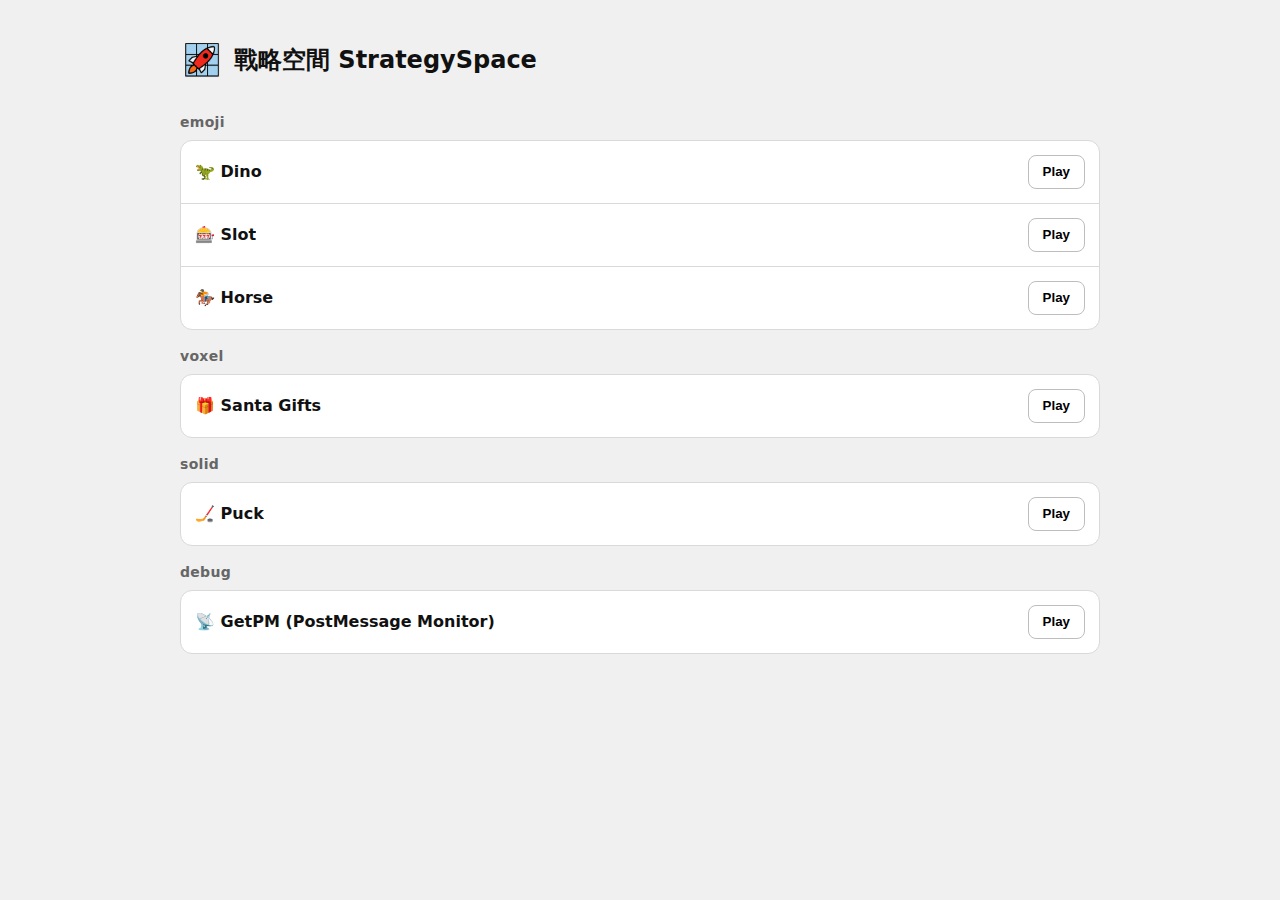
<file: index.html>
<!doctype html>
<html lang="zh-Hant">
<head>
  <meta charset="utf-8" />
  <meta name="viewport" content="width=device-width,initial-scale=1" />
  <title>StrategySpace 戰略空間</title>
  <script async src="https://pagead2.googlesyndication.com/pagead/js/adsbygoogle.js?client=ca-pub-9520300344194785"
     crossorigin="anonymous"></script>
  <!-- icon / favicon -->
  <link rel="icon" href="StrategySpace_emoji.png" />

  <style>
    :root{
      --bg:#f0f0f0;
      --card:#ffffff;
      --border:#d9d9d9;
      --text:#111;
      --muted:#666;
    }
    body{
      margin:0;
      font-family: system-ui, -apple-system, "Segoe UI", Arial, "Noto Sans TC", sans-serif;
      background:var(--bg);
      color:var(--text);
    }
    .wrap{
      max-width: 920px;
      margin: 0 auto;
      padding: 24px 16px 40px;
    }

    /* brand row */
    .brand{
      display:flex;
      align-items:center;
      gap: 10px;
      margin-bottom: 14px;
    }
    /* icon: no frame */
    .logo{
      width: 44px;
      height: 44px;
      display:block;
      border: 0;
      background: transparent;
      padding: 0;
      border-radius: 0;
    }

    h1{
      margin: 0;
      font-size: 26px;
      letter-spacing: .2px;
    }

    .section-title{
      margin: 18px 0 10px;
      font-size: 14px;
      color: var(--muted);
      font-weight: 700;
      letter-spacing: .3px;
      text-transform: lowercase;
    }

    .list{
      background: var(--card);
      border: 1px solid var(--border);
      border-radius: 12px;
      overflow: hidden;
    }
    .row{
      display:flex;
      align-items:center;
      justify-content:space-between;
      gap: 12px;
      padding: 14px 14px;
      border-top: 1px solid var(--border);
    }
    .row:first-child{ border-top:0; }

    .name{
      min-width: 0;
    }
    .title{
      font-size: 16px;
      font-weight: 600;
      white-space: nowrap;
      overflow: hidden;
      text-overflow: ellipsis;
    }

    .btn{
      height: 34px;
      padding: 0 14px;
      border-radius: 8px;
      border: 1px solid #bdbdbd;
      background: #fff;
      cursor: pointer;
      font-weight: 600;
      white-space: nowrap;
    }
    .btn:active{ transform: translateY(1px); }
  </style>
</head>

<body>
  <div class="wrap">
    <div class="brand">
      <img class="logo" src="StrategySpace_emoji.png" alt="StrategySpace icon">
      <h2>戰略空間 StrategySpace</h2>
    </div>

    <div class="section-title">Emoji</div>
    <div class="list" id="emoji-list">

      <div class="row">
        <div class="name">
          <div class="title">🦖 Dino</div>
        </div>
        <button class="btn" data-play="dino">Play</button>
      </div>

      <div class="row">
        <div class="name">
          <div class="title">🎰 Slot</div>
        </div>
        <button class="btn" data-play="slot">Play</button>
      </div>

      <div class="row">
        <div class="name">
          <div class="title">🏇 Horse</div>
        </div>
        <button class="btn" data-play="horse">Play</button>
      </div>

    </div>

    <div class="section-title">Voxel</div>
    <div class="list" id="voxel-list">
      <div class="row">
        <div class="name">
          <div class="title">🎁 Santa Gifts</div>
        </div>
        <button class="btn" data-play="santa">Play</button>
      </div>
    </div>

    <div class="section-title">Solid</div>
    <div class="list" id="solid-list">
      <div class="row">
        <div class="name">
          <div class="title">🏒 Puck</div>
        </div>
        <button class="btn" data-play="puck">Play</button>
      </div>
    </div>

    <div class="section-title">Debug</div>
    <div class="list" id="debug-list">
      <div class="row">
        <div class="name">
          <div class="title">📡 GetPM (PostMessage Monitor)</div>
        </div>
        <button class="btn" data-play="getpm">Play</button>
      </div>
    </div>
  </div>

  <script>
    const URLS = {
      santa: "https://strategy-space.vercel.app/voxel/santa-gifts/index.html",
      puck:  "https://strategy-space.vercel.app/solid/puck.html",
      dino:  "https://strategy-space.vercel.app/emoji/dino.html",
      slot:  "https://strategy-space.vercel.app/emoji/slot.html",
      horse: "https://strategy-space.vercel.app/emoji/horse.html",
      getpm: "https://strategy-space.vercel.app/develop/getPM.html"
    };

    function isInIframe(){
      return window.parent !== window; // 你指定的最簡方案
    }

    function play(url){
      if (isInIframe()) {
        window.parent.postMessage({ type: "ss_open", url }, "*");
      } else {
        location.href = url;
      }
    }

    document.querySelectorAll("button[data-play]").forEach(btn => {
      btn.addEventListener("click", () => {
        const key = btn.dataset.play;
        const url = URLS[key];
        if (url) play(url);
      });
    });
  </script>
</body>
</html>
</file>
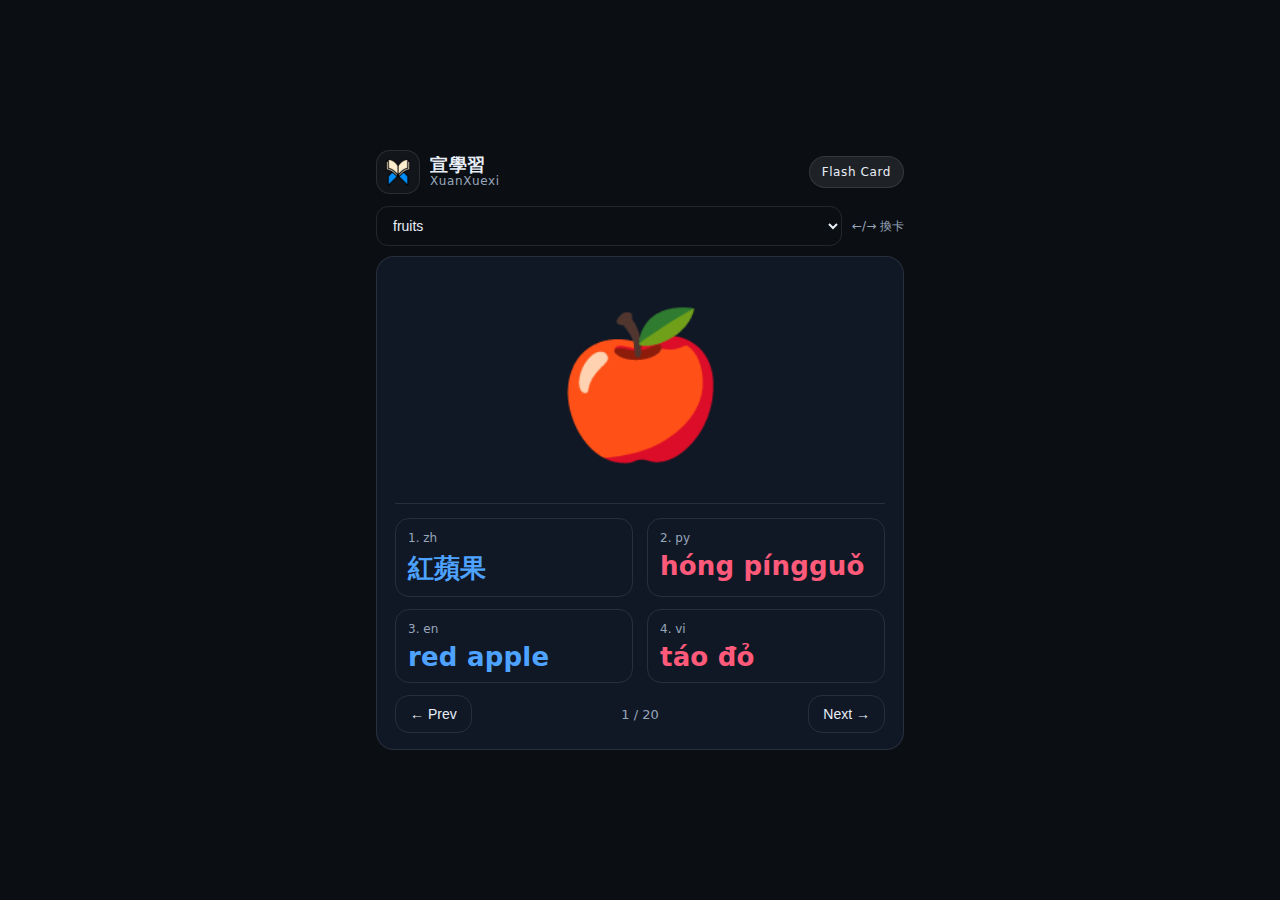
<file: emoji/flash-cards.html>
<!doctype html>
<html lang="zh-Hant">
<head>
  <meta charset="utf-8" />
  <meta name="viewport" content="width=device-width,initial-scale=1" />
  <title>XuanXuexi Flash Card</title>
  <style>
    :root{
      --bg:#0b0f14;
      --card:#101826;
      --text:#e8eef7;
      --muted:#98a6ba;
      --blue:#4da3ff;
      --red:#ff5a7a;
      --border:rgba(255,255,255,.10);
      --chip:rgba(255,255,255,.08);
    }
    *{ box-sizing:border-box; }
    body{
      margin:0;
      min-height:100vh;
      display:flex;
      justify-content:center;
      align-items:center;
      background:var(--bg);
      color:var(--text);
      font-family: ui-sans-serif, system-ui, -apple-system, Segoe UI, Roboto, "Noto Sans TC", "PingFang TC", "Microsoft JhengHei", sans-serif;
    }
    .wrap{
      width:min(560px, 92vw);
      padding:16px;
    }

    /* ===== Brand Header ===== */
    .brand{
      display:flex;
      align-items:center;
      justify-content:space-between;
      gap:12px;
      margin-bottom:12px;
    }
    .brand-left{
      display:flex;
      align-items:center;
      gap:10px;
      min-width:0;
    }
    .logo{
      width:44px;
      height:44px;
      border-radius:14px;
      border:1px solid var(--border);
      background:rgba(255,255,255,.03);
      padding:6px;
      flex:0 0 auto;
      user-select:none;
      -webkit-user-drag:none;
    }
    .brand-text{
      display:flex;
      flex-direction:column;
      line-height:1.05;
      min-width:0;
    }
    .brand-zh{
      font-weight:800;
      font-size:18px;
      letter-spacing:.5px;
      white-space:nowrap;
      overflow:hidden;
      text-overflow:ellipsis;
    }
    .brand-en{
      font-size:12px;
      color:var(--muted);
      letter-spacing:.6px;
      white-space:nowrap;
      overflow:hidden;
      text-overflow:ellipsis;
    }
    .brand-tag{
      flex:0 0 auto;
      border:1px solid var(--border);
      background:var(--chip);
      padding:8px 12px;
      border-radius:999px;
      font-size:12px;
      letter-spacing:.6px;
      color:var(--text);
      user-select:none;
    }

    /* ===== Controls Row ===== */
    .topbar{
      display:flex;
      gap:10px;
      align-items:center;
      justify-content:space-between;
      margin-bottom:10px;
    }
    .select{
      flex:1;
      display:flex;
      gap:10px;
      align-items:center;
    }
    select{
      width:100%;
      background:transparent;
      color:var(--text);
      border:1px solid var(--border);
      border-radius:12px;
      padding:10px 12px;
      outline:none;
      font-size:14px;
    }
    .hint{
      color:var(--muted);
      font-size:12px;
      white-space:nowrap;
      user-select:none;
    }

    /* ===== Card ===== */
    .card{
      position:relative;
      background:var(--card);
      border:1px solid var(--border);
      border-radius:18px;
      padding:18px 18px 16px;
      overflow:hidden;
    }
    .emoji{
      height:220px;
      display:flex;
      align-items:center;
      justify-content:center;
      font-size:140px;
      line-height:1;
      user-select:none;
    }
    .divider{
      height:1px;
      background:var(--border);
      margin:8px 0 14px;
    }

    .grid{
      display:grid;
      grid-template-columns: 1fr 1fr;
      gap:12px 14px;
    }
    .field{
      border:1px solid var(--border);
      border-radius:14px;
      padding:12px 12px 10px;
      min-height:64px;
    }
    .label{
      font-size:12px;
      color:var(--muted);
      margin-bottom:6px;
    }
    .value{
      font-size: clamp(18px, 4.2vw, 26px);
      font-weight:700;
      letter-spacing:.2px;
    }
    .blue .value{ color:var(--blue); }
    .red  .value{ color:var(--red); }

    .nav{
      margin-top:12px;
      display:flex;
      align-items:center;
      justify-content:space-between;
      gap:10px;
    }
    .btn{
      border:1px solid var(--border);
      background:transparent;
      color:var(--text);
      border-radius:14px;
      padding:10px 14px;
      font-size:14px;
      cursor:pointer;
      user-select:none;
    }
    .btn:active{ transform: translateY(1px); }
    .counter{
      color:var(--muted);
      font-size:13px;
      user-select:none;
    }
  </style>
</head>

<body>
  <div class="wrap">

    <!-- ✅ Brand Header -->
    <div class="brand">
      <div class="brand-left">
        <img class="logo" src="./XuanXuexi_emoji.png" alt="XuanXuexi" />
        <div class="brand-text">
          <div class="brand-zh">宣學習</div>
          <div class="brand-en">XuanXuexi</div>
        </div>
      </div>
      <div class="brand-tag">Flash Card</div>
    </div>

    <div class="topbar">
      <div class="select">
        <select id="category"></select>
      </div>
      <div class="hint">←/→ 換卡</div>
    </div>

    <div class="card" id="card">
      <div class="emoji" id="emoji">🍎</div>
      <div class="divider"></div>

      <!-- 你圖上的布局：1.zh 2.py / 3.en 4.vi -->
      <div class="grid">
        <div class="field blue">
          <div class="label">1. zh</div>
          <div class="value" id="zh">紅蘋果</div>
        </div>
        <div class="field red">
          <div class="label">2. py</div>
          <div class="value" id="py">hóng píngguǒ</div>
        </div>
        <div class="field blue">
          <div class="label">3. en</div>
          <div class="value" id="en">red apple</div>
        </div>
        <div class="field red">
          <div class="label">4. vi</div>
          <div class="value" id="vi">táo đỏ</div>
        </div>
      </div>

      <div class="nav">
        <button class="btn" id="prev">← Prev</button>
        <div class="counter" id="counter">1 / 20</div>
        <button class="btn" id="next">Next →</button>
      </div>
    </div>
  </div>

  <script type="module">
    import { EMOJI_DB } from "./emoji_db.js";

    const $ = (id) => document.getElementById(id);

    const els = {
      category: $("category"),
      emoji: $("emoji"),
      zh: $("zh"),
      py: $("py"),
      en: $("en"),
      vi: $("vi"),
      prev: $("prev"),
      next: $("next"),
      counter: $("counter"),
    };

    const categories = EMOJI_DB.keys();
    let catIndex = 0;
    let cardIndex = 0;

    function getPackByCatIndex(i){
      const key = categories[i];
      return { key, entries: EMOJI_DB(key) || [] };
    }

    function render(){
      const { key, entries } = getPackByCatIndex(catIndex);
      if (!entries.length) return;

      cardIndex = ((cardIndex % entries.length) + entries.length) % entries.length;

      const e = entries[cardIndex];
      els.emoji.textContent = e.u || "❓";
      els.zh.textContent = e.zh || "";
      els.py.textContent = e.py || "";
      els.en.textContent = e.en || "";
      els.vi.textContent = e.vi || "";

      els.counter.textContent = `${cardIndex + 1} / ${entries.length}`;
      els.category.value = key;
    }

    function nextCard(){ cardIndex++; render(); }
    function prevCard(){ cardIndex--; render(); }

    function initCategorySelect(){
      els.category.innerHTML = categories
        .map(k => `<option value="${k}">${k}</option>`)
        .join("");

      els.category.addEventListener("change", () => {
        const key = els.category.value;
        catIndex = Math.max(0, categories.indexOf(key));
        cardIndex = 0;
        render();
      });
    }

    document.addEventListener("keydown", (ev) => {
      if (ev.key === "ArrowRight") { ev.preventDefault(); nextCard(); }
      if (ev.key === "ArrowLeft")  { ev.preventDefault(); prevCard(); }
    }, { passive:false });

    els.next.addEventListener("click", nextCard);
    els.prev.addEventListener("click", prevCard);

    initCategorySelect();
    render();
  </script>
</body>
</html>
</file>
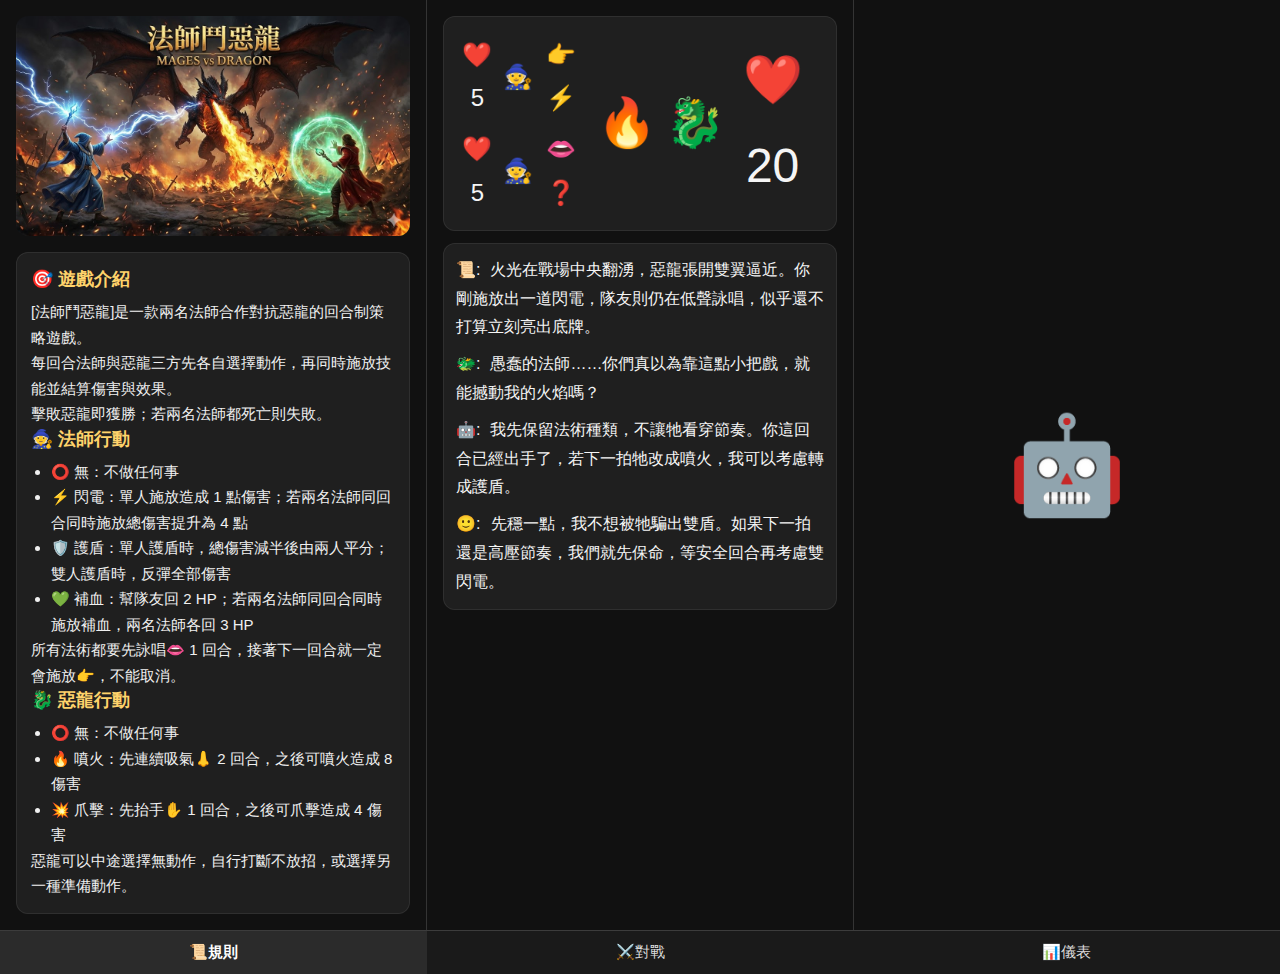
<file: emoji/mages&dragon.html>
<!DOCTYPE html>
<html lang="zh-Hant">
<head>
    <meta charset="UTF-8" />
    <meta name="viewport" content="width=device-width, initial-scale=1.0" />
    <link rel="icon" href="data:image/svg+xml,<svg xmlns=%22http://www.w3.org/2000/svg%22 viewBox=%220 0 100 100%22><text y=%22.9em%22 font-size=%2290%22>🐉</text></svg>">
    <title>法師鬥惡龍 Mage vs Dragon</title>
    <style>
        * {
            box-sizing: border-box;
            margin: 0;
            padding: 0;
        }

body {
    min-height: 100dvh;
    display: grid;
    grid-template-rows: 1fr auto;
    font-family: "Microsoft JhengHei", sans-serif;
    background: #111;
    color: #f5f5f5;
}

.app {
    display: flex;
    min-height: 0;
    overflow: hidden;
}

        .panel {
            flex: 1;
            min-width: 0;
            border-right: 1px solid rgba(255,255,255,0.15);
            padding: 16px;
        }

        .panel:last-child {
            border-right: none;
        }

        .placeholder {
            height: 100%;
            display: flex;
            justify-content: center;
            align-items: center;
            font-size: 96px;
        }

        .rules-panel {
            overflow-y: auto;
        }

        .promo-image {
            width: 100%;
            display: block;
            border-radius: 12px;
            margin-bottom: 16px;
        }

        .game-title {
            font-size: 28px;
            font-weight: bold;
            margin-bottom: 8px;
            text-align: center;
        }

        .game-subtitle {
            font-size: 14px;
            color: #d0d0d0;
            text-align: center;
            margin-bottom: 20px;
        }

        .rule-block {
            background: rgba(255,255,255,0.06);
            border: 1px solid rgba(255,255,255,0.08);
            border-radius: 12px;
            padding: 14px;
        }

        .rule-block h3 {
            font-size: 18px;
            margin-bottom: 8px;
            color: #ffd36b;
        }

        .rule-block p,
        .rule-block li {
            font-size: 15px;
            line-height: 1.7;
            color: #f0f0f0;
        }

        .rule-block ul {
            padding-left: 20px;
        }

        .status-demo {
            font-family: monospace;
            white-space: pre-line;
            background: rgba(0,0,0,0.25);
            border-radius: 8px;
            padding: 10px;
            margin-top: 8px;
            line-height: 1.7;
        }

.battle-table {
    margin: 0 auto;
    border-collapse: collapse;
}

.battle-table td {
    text-align: center;
    vertical-align: middle;
    font-size: 24px;
    padding: 4px 4px;
}

.battle-table td.dragon,
.battle-table td.dragon-skill,
.battle-table td.dragon-hp {
    font-size: 48px;
}


        .battle-message-box {
            margin-top: 12px;
            padding: 8px;
            font-size: 16px;
            line-height: 1.6;
        }

        .msg {
            margin-bottom: 8px;
        }

        .msg-avatar {
            margin-right: 6px;
        }

        .system-msg .msg-avatar,
        .dragon-msg .msg-avatar,
        .ally-msg .msg-avatar {
            display: inline-block;
            width: 24px;
            text-align: center;
        }

.game-panel {
    display: flex;
    flex-direction: column;
    gap: 12px;
}

.battle-card,
.message-card {
    background: rgba(255,255,255,0.06);
    border: 1px solid rgba(255,255,255,0.08);
    border-radius: 12px;
    padding: 12px;
    font-size: 16px;
    line-height: 1.8;
}

.message-card > div {
    margin-bottom: 8px;
}

.message-card > div:last-child {
    margin-bottom: 0;
}


.desktop-panel-tab {
    position: absolute;
    left: 12px;
    bottom: 8px;
    font-size: 14px;
    color: rgba(255,255,255,0.75);
}

.mobile-tabbar {
    background: #1a1a1a;
    border-top: 1px solid rgba(255,255,255,0.15);
}

.mobile-tabbar-inner {
    display: flex;
}

.mobile-tabbar button {
    flex: 1;
    border: none;
    background: transparent;
    color: #ddd;
    padding: 12px 8px;
    font-size: 15px;
}

.mobile-tabbar button.active {
    color: #fff;
    font-weight: bold;
    background: rgba(255,255,255,0.08);
}

@media (max-width: 768px) {
    .panel {
        display: none;
    }

    .panel.active {
        display: block;
    }

    .desktop-panel-tab {
        display: none;
    }

    /* .mobile-tabbar {
        display: block;
    } */
    .app {
        display: block;
        min-height: 0;
        overflow: auto;
    }
}

.panel {
    flex: 1;
    min-width: 0;
    border-right: 1px solid rgba(255,255,255,0.15);
    padding: 16px;
    position: relative;
}
    </style>
</head>
<body>
    <div class="app">
    <!-- 左：規則 -->
    <div class="panel rules-panel" data-panel="rules">
    <img class="promo-image" src="cover.jpg" alt="法師鬥惡龍宣傳圖">

    <div class="rule-block">
        <h3>🎯 遊戲介紹</h3>
        <p>
            [法師鬥惡龍]是一款兩名法師合作對抗惡龍的回合制策略遊戲。<br>
            每回合法師與惡龍三方先各自選擇動作，再同時施放技能並結算傷害與效果。<br>
            擊敗惡龍即獲勝；若兩名法師都死亡則失敗。
        </p>

        <h3>🧙 法師行動</h3>
        <ul>
            <li>⭕ 無：不做任何事</li>
            <li>⚡ 閃電：單人施放造成 1 點傷害；若兩名法師同回合同時施放總傷害提升為 4 點</li>
            <li>🛡️ 護盾：單人護盾時，總傷害減半後由兩人平分；雙人護盾時，反彈全部傷害</li>
            <li>💚 補血：幫隊友回 2 HP；若兩名法師同回合同時施放補血，兩名法師各回 3 HP</li>
        </ul>
        <p>所有法術都要先詠唱👄 1 回合，接著下一回合就一定會施放👉，不能取消。</p>

        <h3>🐉 惡龍行動</h3>
        <ul>
            <li>⭕ 無：不做任何事</li>
            <li>🔥 噴火：先連續吸氣👃 2 回合，之後可噴火造成 8 傷害</li>
            <li>💥 爪擊：先抬手✋ 1 回合，之後可爪擊造成 4 傷害</li>
        </ul>
        <p>惡龍可以中途選擇無動作，自行打斷不放招，或選擇另一種準備動作。</p>


    </div>
</div>

    <!-- 中：遊戲 -->
<div class="panel game-panel" data-panel="battle">
    <div class="battle-card">
        <table class="battle-table">
            <tr>
                <td class="hp mageA" id="mageA-hp">❤️5</td>
                <td class="mage mageA" id="mageA">🧙</td>
                <td class="skill mageA" id="mageA-skill">👉⚡</td>
                <td class="empty"></td>
                <td class="skill dragon" id="dragon-skill" rowspan="2">🔥</td>
                <td class="dragon" id="dragon" rowspan="2">🐉</td>
                <td class="hp dragon" id="dragon-hp" rowspan="2">❤️20</td>
            </tr>
            <tr>
                <td class="hp mageB" id="mageB-hp">❤️5</td>
                <td class="mage mageB" id="mageB">🧙</td>
                <td class="skill mageB" id="mageB-skill">👄❓</td>
                <td class="empty"></td>
                <td class="dragon empty-dragon-space"></td>
            </tr>
        </table>
    </div>

    <div class="message-card">
        <div class="msg system-msg">
            <span class="msg-avatar">📜:</span>
            <span class="msg-text">
                火光在戰場中央翻湧，惡龍張開雙翼逼近。你剛施放出一道閃電，隊友則仍在低聲詠唱，似乎還不打算立刻亮出底牌。
            </span>
        </div>

        <div class="msg dragon-msg">
            <span class="msg-avatar">🐲:</span>
            <span class="msg-text">
                愚蠢的法師……你們真以為靠這點小把戲，就能撼動我的火焰嗎？
            </span>
        </div>

        <div class="msg ally-msg">
            <span class="msg-avatar">🤖:</span>
            <span class="msg-text">
                我先保留法術種類，不讓牠看穿節奏。你這回合已經出手了，若下一拍牠改成噴火，我可以考慮轉成護盾。
            </span>
        </div>
        <div class="msg player-msg">
            <span class="msg-avatar">🙂:</span>
            <span class="msg-text">
                先穩一點，我不想被牠騙出雙盾。如果下一拍還是高壓節奏，我們就先保命，等安全回合再考慮雙閃電。
            </span>
        </div>
    </div>
</div>



    <!-- 右：紀錄 / AI -->
    <div class="panel" data-panel="dashboard">
        <div class="placeholder">🤖</div>
    </div>
    </div>
    <!-- 手機底部 tab -->
    <nav class="mobile-tabbar">
        <div class="mobile-tabbar-inner">
            <button class="tab-btn active" data-target="rules">📜規則</button>
            <button class="tab-btn" data-target="battle">⚔️對戰</button>
            <button class="tab-btn" data-target="dashboard">📊儀表</button>
        </div>
    </nav>

    <script>
const tabButtons = document.querySelectorAll(".tab-btn");
const panels = document.querySelectorAll(".panel");

function isMobileView() {
    return window.innerWidth <= 768;
}

function switchPanel(target) {
    if (isMobileView()) {
        panels.forEach(panel => {
            panel.classList.toggle("active", panel.dataset.panel === target);
        });
    } else {
        panels.forEach(panel => panel.classList.add("active"));
    }

    tabButtons.forEach(btn => {
        btn.classList.toggle("active", btn.dataset.target === target);
    });
}

tabButtons.forEach(btn => {
    btn.addEventListener("click", () => {
        if (isMobileView()) {
            switchPanel(btn.dataset.target);
        }
    });
});

window.addEventListener("resize", () => {
    if (isMobileView()) {
        const activeBtn = document.querySelector(".tab-btn.active");
        switchPanel(activeBtn ? activeBtn.dataset.target : "rules");
    } else {
        switchPanel("rules");
    }
});

switchPanel("rules");
</script>
</body>
</html>
</file>
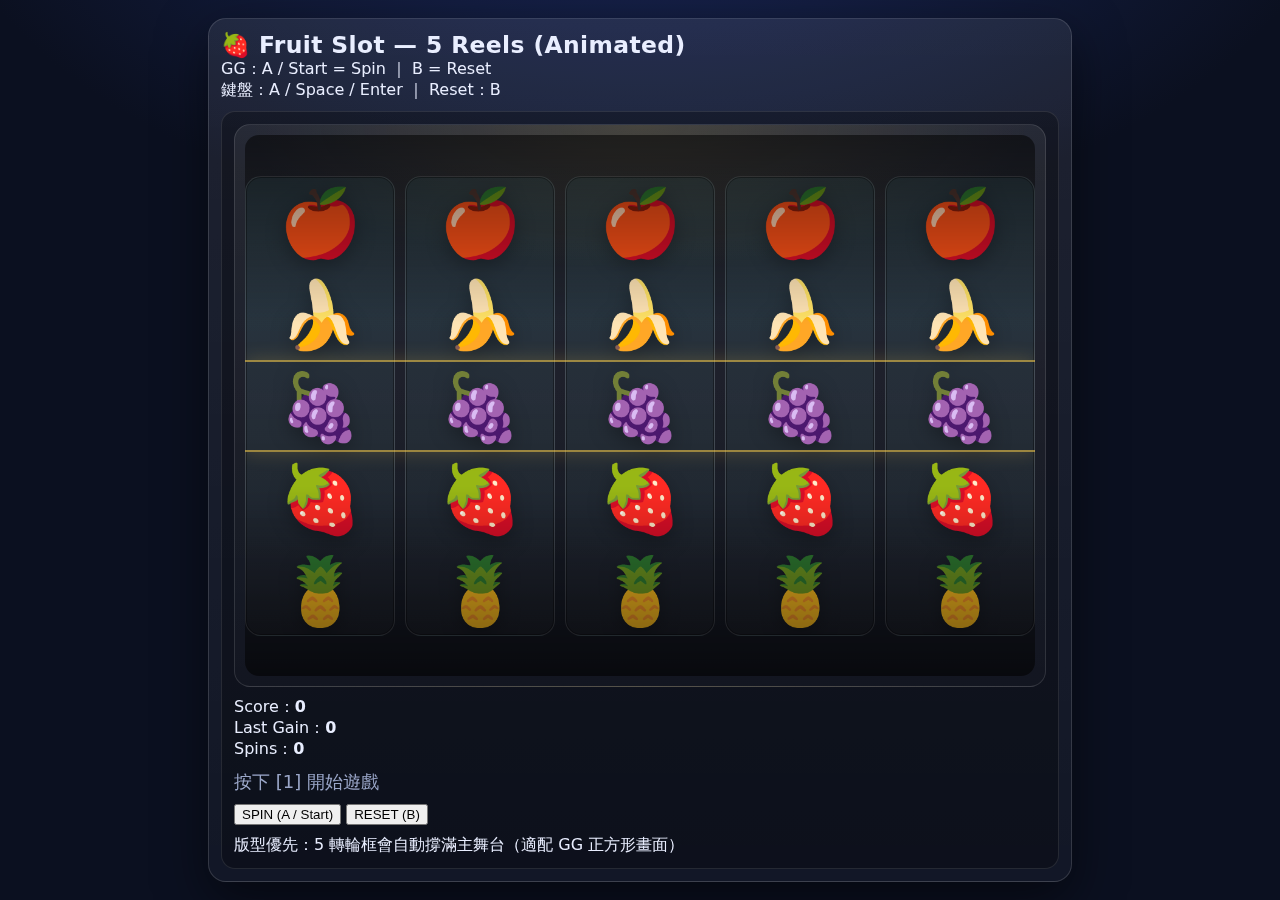
<file: emoji/slot.html>
<!doctype html>
<html lang="zh-Hant">
<head>
  <meta charset="utf-8" />
  <meta name="viewport" content="width=device-width,initial-scale=1" />
  <title>Fruit Slot — 5 Reels (Animated)</title>
  <link rel="stylesheet" href="./slot.css" />
</head>
<body>
  <div class="wrap">
    <header class="topbar">
      <div class="title">🍓 Fruit Slot — 5 Reels (Animated)</div>
      <div class="hint">
        GG：A / Start = Spin ｜ B = Reset<br/>
        鍵盤：<span class="kbd">A</span> / <span class="kbd">Space</span> / <span class="kbd">Enter</span> ｜ Reset：<span class="kbd">B</span>
      </div>
    </header>

    <main class="panel">
      <!-- ✅ 主舞台（盡量撐大） -->
      <section class="stage" id="stage">
        <div class="reelsWrap" id="reelsWrap">
          <div class="reels" id="reels"></div>
          <div class="payline"></div>
          <div class="vignette"></div>
        </div>
      </section>

      <section class="hud">
        <div class="chip">Score：<b id="score">0</b></div>
        <div class="chip">Last Gain：<b id="gain">0</b></div>
        <div class="chip">Spins：<b id="spins">0</b></div>
      </section>

      <div class="msg" id="msg">按 A / Start 轉輪。</div>

      <section class="controls">
        <button id="btnSpin">SPIN (A / Start)</button>
        <button id="btnReset" class="danger">RESET (B)</button>
      </section>

      <div class="small">
        版型優先：5 轉輪框會自動撐滿主舞台（適配 GG 正方形畫面）
      </div>
    </main>
  </div>

  <script src="./slot.js"></script>
</body>
</html>
</file>
<file: emoji/slot.css>
/* style.css — Emoji Slot (Ultra Minimal) */

:root{
  --bg1:#0b1020;
  --bg2:#1b2a60;
  --text:#e9eeff;
  --muted:#9aa6c8;

  --cols: 5;
  --rows: 5;            /* 轉輪可視窗固定 5 格 */
  --symbol: 64px;       /* app.js 會動態設定 */
  --gap: 10px;

  --radius: 18px;
  --reel-radius: 16px;
}

*{ box-sizing:border-box; }
html, body{ height:100%; }

body{
  margin:0;
  display:flex;
  align-items:center;
  justify-content:center;
  padding:8px;
  color:var(--text);
  font-family: system-ui, -apple-system, "Segoe UI", Roboto, "Noto Sans TC", Arial, sans-serif;
  background: radial-gradient(1200px 700px at 50% -20%, var(--bg2) 0%, var(--bg1) 60%);
}

/* ✅ GG 正方形最大化 */
.wrap{
  width: min(96vmin, 980px);
  height: min(96vmin, 980px);
  display:flex;
  flex-direction:column;
  gap:10px;
  padding:12px;

  background: linear-gradient(180deg, rgba(255,255,255,.08), rgba(255,255,255,.03));
  border:1px solid rgba(255,255,255,.14);
  border-radius: var(--radius);
  box-shadow: 0 18px 50px rgba(0,0,0,.5);
}

.topbar{
  user-select:none;
}

.title{
  font-weight:900;
  letter-spacing:.4px;
  font-size: clamp(18px, 2.6vmin, 26px);
  line-height:1.2;
}

/* Main panel */
.panel{
  flex:1;
  min-height:0;
  display:flex;
  flex-direction:column;
  gap:10px;

  background: rgba(0,0,0,.28);
  border:1px solid rgba(255,255,255,.10);
  border-radius:14px;
  padding:12px;
  overflow:hidden;
}

/* Stage takes almost all space now */
.stage{
  flex:1;
  min-height:0;

  border-radius:16px;
  background:
    radial-gradient(650px 240px at 50% 0%, rgba(255,210,74,.14), rgba(0,0,0,0) 60%),
    linear-gradient(180deg, rgba(255,255,255,.08), rgba(255,255,255,.02));
  border:1px solid rgba(255,255,255,.12);
  overflow:hidden;

  position:relative;
  padding:10px;
}

.reelsWrap{
  position:absolute;
  inset:10px;
  border-radius:14px;
  overflow:hidden;

  display:flex;
  align-items:center;
  justify-content:center;
}

/* ✅ 固定可視窗高度 = rows * symbol */
.reels{
  width:100%;
  height: calc(var(--symbol) * var(--rows));

  display:grid;
  grid-template-columns: repeat(var(--cols), 1fr);
  gap: var(--gap);
  align-items:stretch;
  justify-items:stretch;
}

.reel{
  position:relative;
  width:100%;
  height:100%;

  border-radius: var(--reel-radius);
  background: linear-gradient(180deg, rgba(124,247,255,.10), rgba(255,255,255,.03));
  border:1px solid rgba(255,255,255,.14);
  overflow:hidden;
  box-shadow: inset 0 0 0 1px rgba(0,0,0,.35);
  user-select:none;
}

.strip{
  position:absolute;
  left:0; top:0;
  width:100%;
  will-change: transform;
}

.sym{
  height: var(--symbol);
  display:flex;
  align-items:center;
  justify-content:center;
  font-size: calc(var(--symbol) * 0.72);
  filter: drop-shadow(0 6px 10px rgba(0,0,0,.30));
}

/* ✅ 中線框一格（中間格） */
.payline{
  position:absolute;
  left:0;
  right:0;
  top: 50%;
  height: var(--symbol);
  transform: translateY(-50%);
  pointer-events:none;

  border-top: 2px solid rgba(255,210,74,.55);
  border-bottom: 2px solid rgba(255,210,74,.55);
  box-shadow: 0 0 18px rgba(255,210,74,.20);
}

.vignette{
  position:absolute;
  left:0; right:0; top:0; bottom:0;
  pointer-events:none;
  background: linear-gradient(180deg, rgba(0,0,0,.55), rgba(0,0,0,0) 35%, rgba(0,0,0,0) 65%, rgba(0,0,0,.60));
  mix-blend-mode:multiply;
}

/* ✅ 最底下一行提示文字（保留一行即可） */
.msg{
  font-size: clamp(14px, 2.0vmin, 18px);
  color: var(--muted);
  user-select:none;
}
</file>
